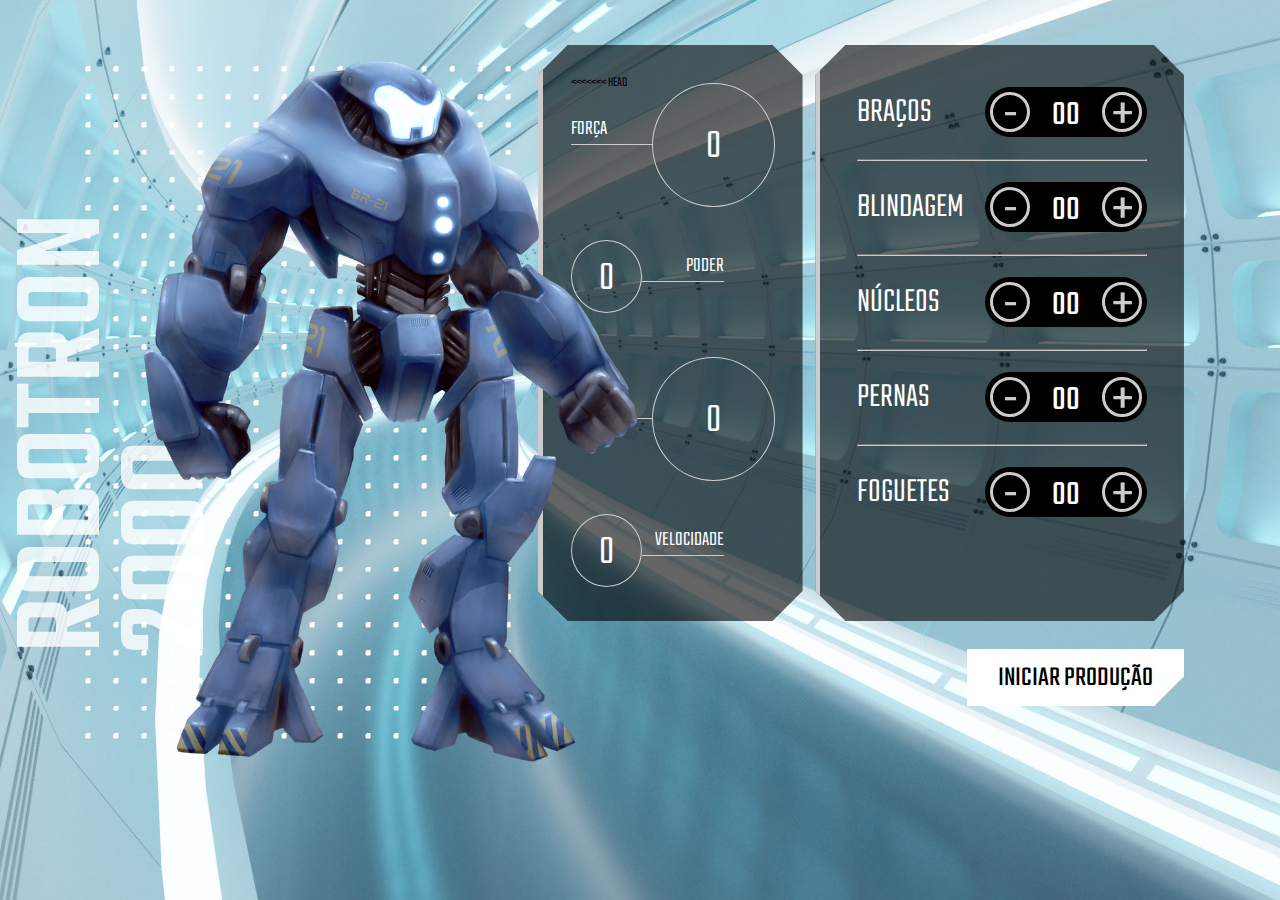
<file: Robotron 2000 Projeto Inicial/index.html>
<!DOCTYPE html>
<html lang="en">
<head>
    <meta charset="UTF-8">
    <meta http-equiv="X-UA-Compatible" content="IE=edge">
    <meta name="viewport" content="width=device-width, initial-scale=1.0">
    <link rel="shortcut icon" type="image/jpg" href="img/favicon.ico"/>
    <title>Robotron 2000</title>

    <link rel="stylesheet" href="css/style.css">
    <link rel="preconnect" href="https://fonts.googleapis.com">
    <link rel="preconnect" href="https://fonts.gstatic.com" crossorigin>
    <link href="https://fonts.googleapis.com/css2?family=Teko:wght@300;500&display=swap" rel="stylesheet"> 
</head>
<body>
    <main>
        <section class="robotron">
            <img class="robo" src="img/robotron.png" alt="Robotron">
            <figcaption class="titulo">ROBOTRON <br>2000</figcaption>
        </section>

        <section class="box estatisticas">
<<<<<<< HEAD
            <div class="estatistica">
                <p class="estatistica-titulo">Força</p>
                <div class="estatistica-valor">
                    <p class="estatistica-numero" data-estatistica="forca">0</p>
                </div>
            </div>
            <div class="estatistica">
                <p class="estatistica-titulo">Poder</p>
                <div class="estatistica-valor">
                    <p class="estatistica-numero" data-estatistica="poder">0</p>
                </div>
            </div>
            <div class="estatistica">
                <p class="estatistica-titulo">Energia</p>
                <div class="estatistica-valor">
                    <p class="estatistica-numero" data-estatistica="energia">0</p>
                </div>
            </div>
            <div class="estatistica">
                <p class="estatistica-titulo">Velocidade</p>
                <div class="estatistica-valor">
                    <p class="estatistica-numero" data-estatistica="velocidade">0</p>
                </div>
            </div>
        </section>

        <section class="equipamentos">
            <form action="" class="montador">
                <div class="box montador-conteudo">
                    <div class="peca">
                        <label for="" class="peca-titulo">Braços</label>
                        <div class="controle">
                            <buttom class="controle-ajuste" data-controle="-" data-peca="bracos">-</buttom>
                            <input type="text" class="controle-contador" value="00" data-contador>
                            <buttom class="controle-ajuste" data-controle="+" data-peca="bracos">+</buttom>
                        </div>
                    </div>
                    <hr class="linha">
                    <div class="peca">
                        <label for="" class="peca-titulo">Blindagem</label>
                        <div class="controle">
                            <buttom class="controle-ajuste" data-controle="-" data-peca="blindagem">-</buttom>
                            <input type="text" class="controle-contador" value="00" data-contador>
                            <buttom class="controle-ajuste" data-controle="+" data-peca="blindagem">+</buttom>
                        </div>
                    </div>
                    <hr class="linha">
                    <div class="peca">
                        <label for="" class="peca-titulo">Núcleos</label>
                        <div class="controle">
                            <buttom class="controle-ajuste" data-controle="-" data-peca="nucleos">-</buttom>
                            <input type="text" class="controle-contador" value="00" data-contador>
                            <buttom class="controle-ajuste" data-controle="+" data-peca="nucleos">+</buttom>
                        </div>
                    </div>
                    <hr class="linha">
                    <div class="peca">
                        <label for="" class="peca-titulo">Pernas</label>
                        <div class="controle">
                            <buttom class="controle-ajuste" data-controle="-" data-peca="pernas">-</buttom>
                            <input type="text" class="controle-contador" value="00" data-contador>
                            <buttom class="controle-ajuste" data-controle="+" data-peca="pernas">+</buttom>
                        </div>
                    </div>
                    <hr class="linha">
                    <div class="peca">
                        <label for="" class="peca-titulo">Foguetes</label>
                        <div class="controle">
                            <buttom class="controle-ajuste" data-controle="-" data-peca="foguetes">-</buttom>
                            <input type="text" class="controle-contador" value="00" data-contador>
                            <buttom class="controle-ajuste" data-controle="+" data-peca="foguetes">+</buttom>
                        </div>
                    </div>
                </div>
                <input type="submit" value="Iniciar produção" class="producao" id="producao">
            </form>
        </section>
    </main>

    <script src="js/main.js"></script>
</body>
</html>
</file>
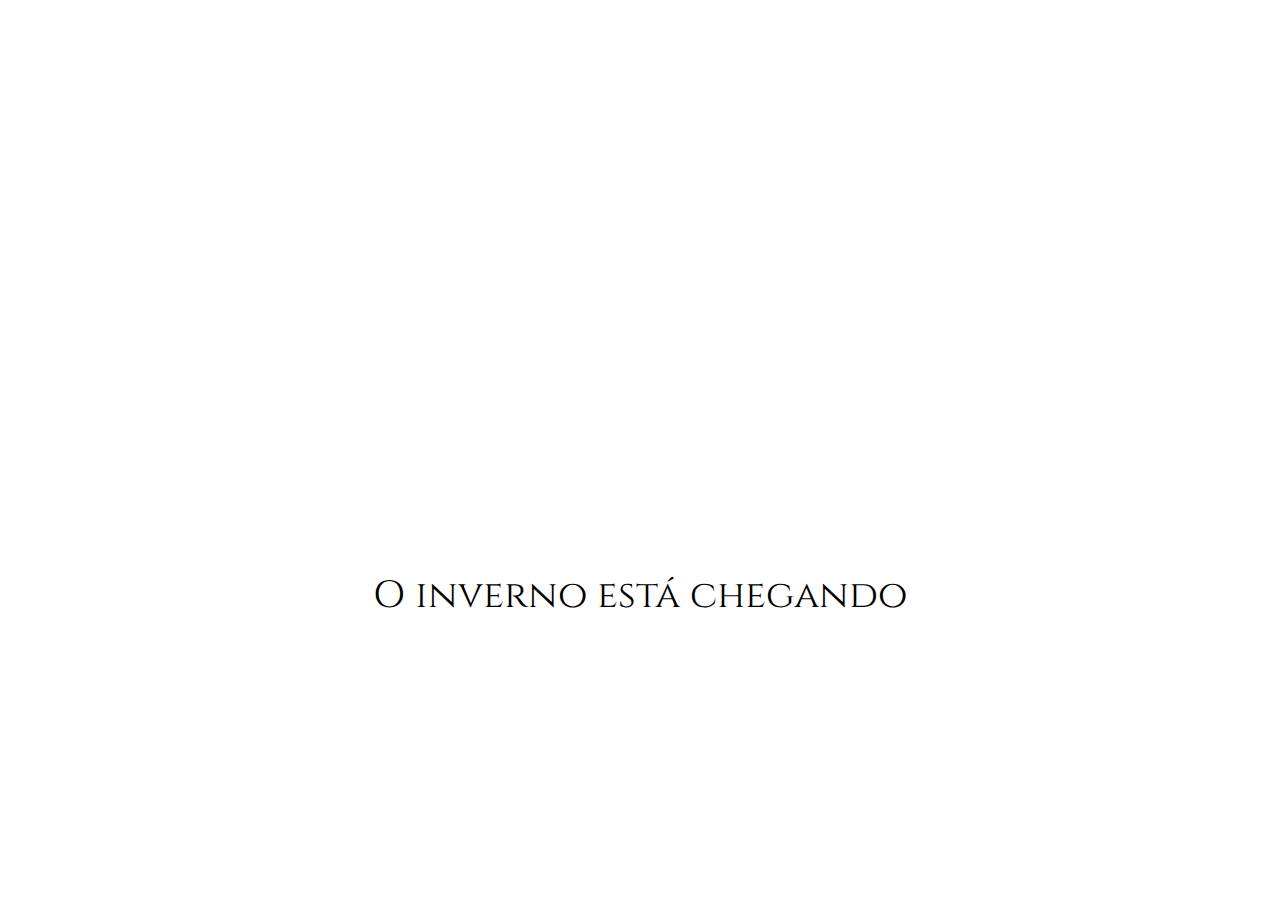
<file: Robotron 2000 Projeto Inicial/Desafios/desafio_1/index.html>
<!DOCTYPE html>
<html lang="en" >
<head>
  <meta charset="UTF-8">
  <title>Manipulando o DOM - Aula 1</title>
  <link rel="stylesheet" href="./style.css">
</head>
<body>

<!-- fonte  --> 
<link rel="preconnect" href="https://fonts.googleapis.com"> 
<link rel="preconnect" href="https://fonts.gstatic.com" crossorigin>
<link href="https://fonts.googleapis.com/css2?family=Cinzel:wght@600&display=swap" rel="stylesheet">
<!-- fonte  -->

<section class="container">
<div class="trono"></div>
<p id="texto">O inverno está chegando</p>
</section>

</body>
</html>
</file>
<file: Robotron 2000 Projeto Inicial/css/style.css>
:root {
    --main-cinza: #CCCCCC;
    --main-branco: #FFFFFF;
    --main-preto: #000000;
}

* {
    box-sizing: border-box;
}

body {
    background: url(../img/fundo.jpg);
    background-position: center center;
    background-size: cover cover;
    padding: 0;
    margin: 0;
    font-weight: 300;
}

body, input {
    font-family: 'Teko', sans-serif;
}

main {
    width: 80vw;
    height: 80vh;
    margin: 10vh 8vw 10vh 12vw;
    display: flex;
    gap: 1vw;
}

.robotron {
    background: url(../img/estrutura.png) no-repeat;
    background-position: center center;
    margin: 0;
    flex-basis: 40%;
    position: relative;
}

.robo {
    height: 110%;
    z-index: 1;
    position: absolute;
    left: -20%;
    top: -5%;
}

.titulo {
    transform: rotate(180deg);
    font-weight: 500;
    font-size: 130px;
    position: absolute;
    bottom: 7rem;
    left: -3rem;
    line-height: 0.8;
    writing-mode: vertical-rl;
    text-orientation: mixed;
    color: rgba(255,255,255,0.8)
}

.box {
    background: rgba(0,0,0,0.6);
    clip-path: polygon(calc(100% - 30px) 0, 100% 30px, 100% calc(100% - 30px), calc(100% - 30px) 100%, 30px 100%, 0 calc(100% - 30px), 0 30px, 30px 0);
    border-left: 5px solid var(--main-cinza);
    height: 80%;
}

/****************************** Equipamentos *****/

.equipamentos {
    flex-basis: 32%;
}

.montador {
    height: 100%;;
}

.montador-conteudo {
    padding: 2em 10%;
}

.peca {
    padding: 1em 0;
}

.peca-titulo {
    color: var(--main-branco);
    text-transform: uppercase;
    font-size: 2.5em;
}

.controle {
    background: var(--main-preto);
    border-radius: 25px;
    float: right;
    display: inline-flex;
    padding: 5px;
    align-items: center;
    align-self: flex-end;
}

.controle-contador {
    width: 40px;
    height: 35px;
    background: none;
    border: 0;
    margin: 0 1rem;
    color: var(--main-branco);
    text-align: center;
    font-size: 2.5em;
    display: inline-flex;
    align-items: center;
    padding-top: 8px;
}

.controle-ajuste {
    display: inline-block;
    width: 40px;
    height: 40px;
    line-height: 44px;
    border-radius: 50%;
    color: var(--main-cinza);
    font-size: 4em;
    background: var(--main-preto);
    text-align: center;
    border: 3px solid var(--main-cinza);
    cursor: pointer;
}

.linha {
    border-color: var(--main-cinza);
}

.producao {
    margin-top: 1em;
    font-size: 2em;
    text-transform: uppercase;
    padding: 0.2em 1em;
    float: right;
    border: 3px solid var(--main-branco);
    background: var(--main-branco);
    clip-path: polygon(100% 0, 100% calc(100% - 30px), calc(100% - 30px) 100%, 0 100%, 0 0);
    cursor: pointer;
}

.producao:hover {
    background: var(--main-preto);
    color: var(--main-branco)
}



/****************************** Estatísticas *****/
.estatisticas {
    flex-basis: 23%;
    padding: 2em 2em 0;
}

.estatistica {
    color: var(--main-branco);
    display: flex;
    align-items: flex-start;
    height: 25%;
}

.estatistica-titulo {
    font-size: 1.5em;
    border-bottom: 1px solid var(--main-cinza);
    flex-basis: 40%;
    text-transform: uppercase;
    order: 1
}

.estatistica-valor {
    flex-basis: 60%;
    position: relative;
    margin: 10px 0 0;
    order: 2;
    margin: -10px 0 0;
}

.estatistica-valor::after {
    content: "";
    display: block;
    padding-bottom: 100%;
    border: 1px solid var(--main-cinza);
    border-radius: 50%;
}

.estatistica-numero {
    position: absolute;
    top: 50%;
    transform: translateY(-46%);
    width: 100%;
    line-height: 100%;
    text-align: center;
    font-size: 3em;
    margin: 0;
}

.estatistica:nth-child(2n) .estatistica-titulo {
    order: 2;
    text-align: right;
}

.estatistica:nth-child(2n) .estatistica-valor {
    order: 1;
    flex-basis: 35%;
    margin: 10px 0 0;
}

@media screen and (max-width: 1600px) {
    body { 
        font-size: 14px;
    }
    main {
        width: 90vw;
        height: 80vh;
        margin: 5vh auto;
    }
}

@media screen and (max-width: 1200px) {
    body { 
        font-size: 13px;
    }

    main {
        width: 96vw;
        height: 80vh;
        margin: 10vh auto;
    }
}
</file>
<file: Robotron 2000 Projeto Inicial/Desafios/desafio_1/style.css>
* {
  margin: 0;
  padding: 0;
}

body {
  background: var(--cor-fundo);
  color: var(--cor-fonte);
  font-family: 'Cinzel', serif;
  font-size: 38px;
  user-select: none;
  transition: 2s;
}

.container {
  height: 90vh;
  width: 100%;
  display: flex;
  flex-direction: column;
  justify-content: center;
  align-items: center;
}

.trono {
  background-image: url("https://caelum-online-public.s3.amazonaws.com/1369-alura-mais-dark-mode/trono-preto.png");
  background-size: cover;
  width: 450px;
  height: 350px;
  margin-bottom: 30px;
  position: relative;
  top: 10%;
  right: 5%;
}
</file>
